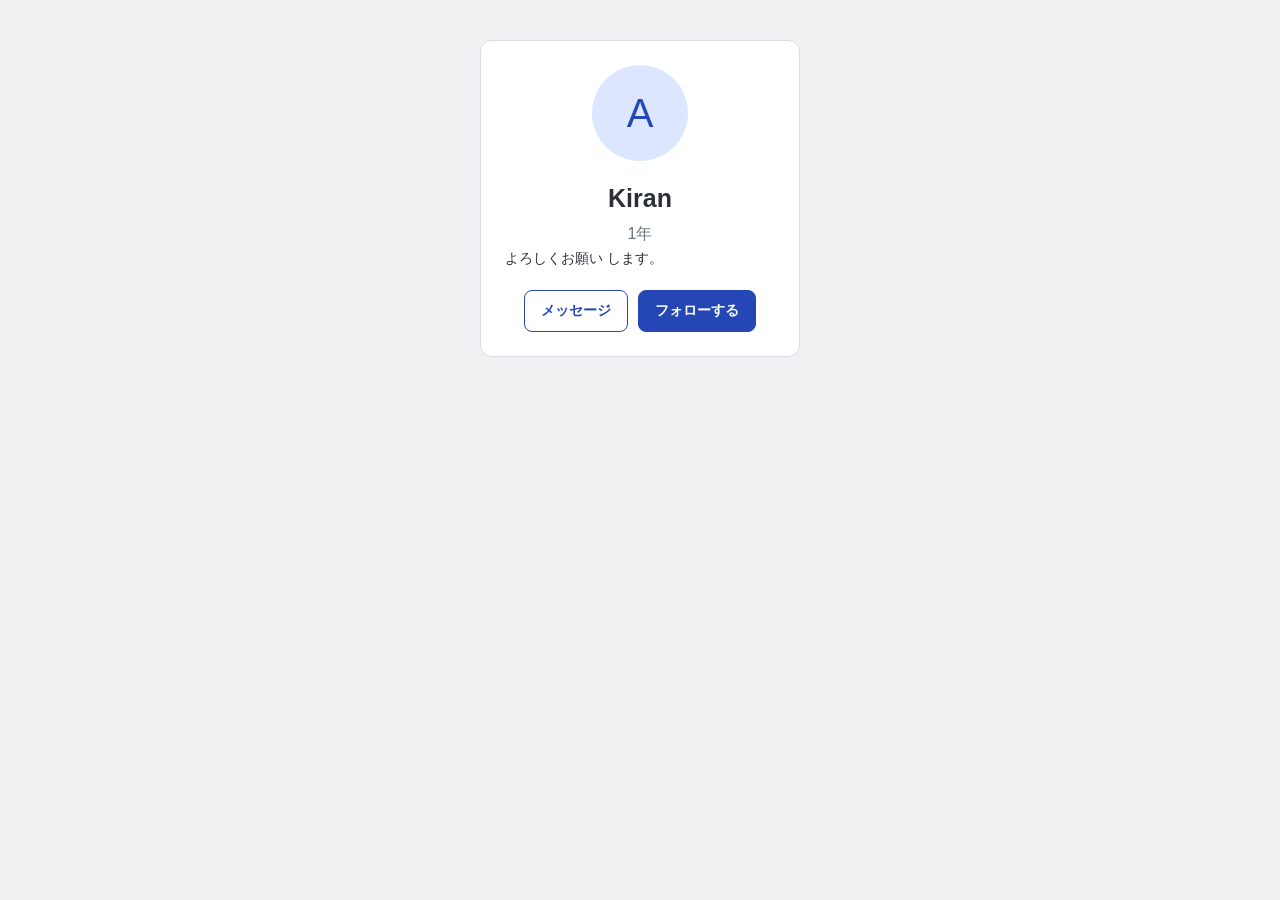
<file: 20261002/index.html>
<!DOCTYPE html>
<html lang="en">

<head>
    <meta charset="UTF-8">
    <meta name="viewport" content="width=device-width, initial-scale=1.0">
    <title>profile</title>
    <link rel="stylesheet" href="style.css">
</head>

<body>
    <article class="profile">
        <p class="profile__icon">A</p>
        <h1 class="profile__name">Kiran</h1>
        <p class="profile__year">1年</p>
        <p class="profile__introduction">よろしくお願い します。</p>
    <div class="profile__footer">
        <a class="button" href="#">メッセージ</a>
        <a class="button button--primary" href="#">フォローする</a>

    </div>
        
    </article>
</body>

</html
</file>
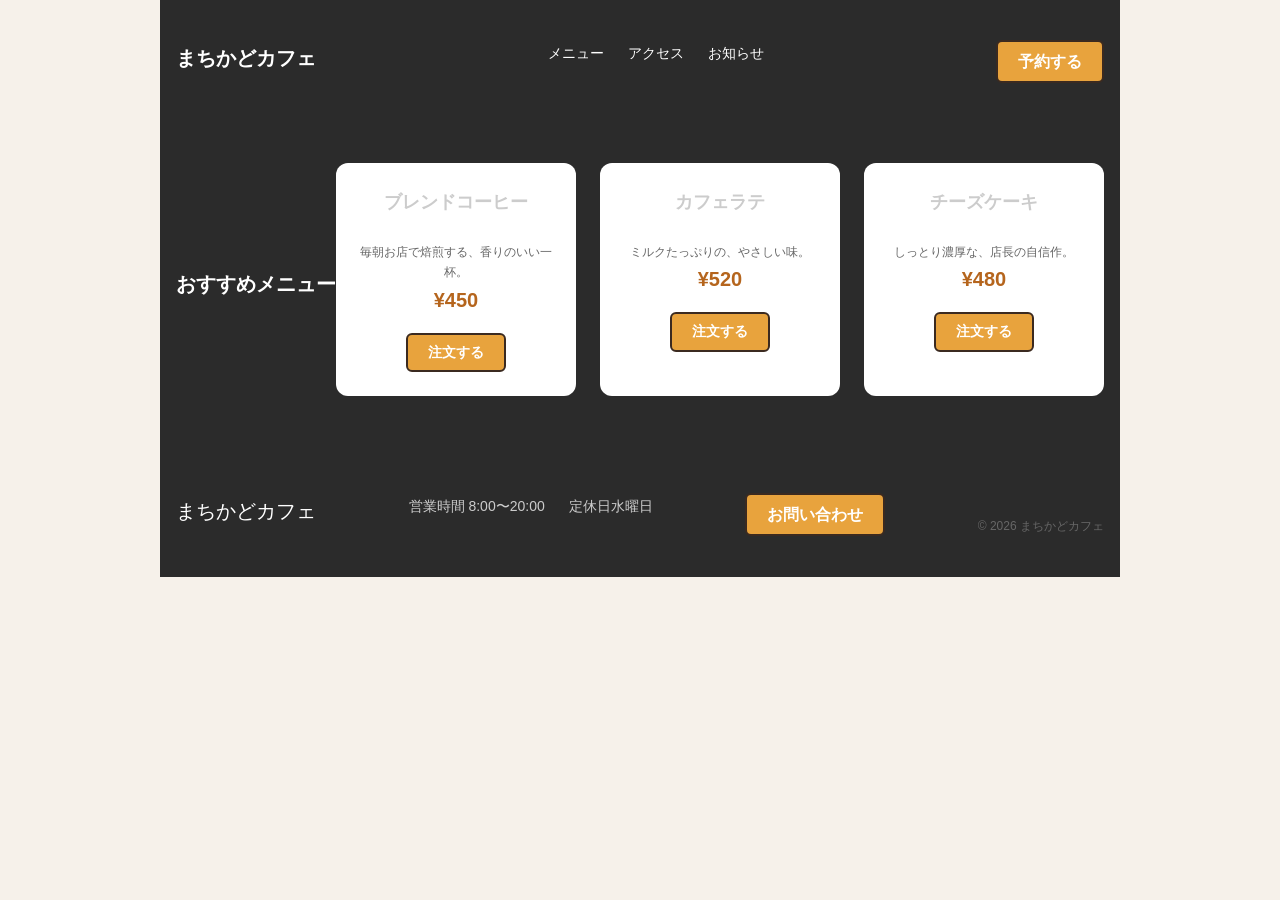
<file: 20261009/index.html>
<!DOCTYPE html>
<html lang="ja">
<head>
  <meta charset="UTF-8">
  <meta name="viewport" content="width=device-width, initial-scale=1.0">
  <title>まちかどカフェ</title>
  <link rel="stylesheet" href="css/base.css">
  <link rel="stylesheet" href="css/header.css">
  <link rel="stylesheet" href="css/main.css">
  <link rel="stylesheet" href="css/footer.css">
</head>
<body>
  <!-- ===== A ヘッダー ここから ===== -->
  <header class="box">
    <h1 class="title">まちかどカフェ</h1>
    <ul class="list">
      <li><a class="link" href="#">メニュー</a></li>
      <li><a class="link" href="#">アクセス</a></li>
      <li><a class="link" href="#">お知らせ</a></li>
    </ul>
    <a class="btn" href="#">予約する</a>
  </header>

  <!-- ===== A ヘッダー ここまで ===== -->

  <!-- ===== B メイン ここから ===== -->
<main class="box">
    <h2 class="title">おすすめメニュー</h2>
    <ul class="list">
      <li class="item">
        <h3 class="name">ブレンドコーヒー</h3>
        <p class="text">毎朝お店で焙煎する、香りのいい一杯。</p>
        <p class="price">¥450</p>
        <a class="btn" href="#">注文する</a>
      </li>
      <li class="item">
        <h3 class="name">カフェラテ</h3>
        <p class="text">ミルクたっぷりの、やさしい味。</p>
        <p class="price">¥520</p>
        <a class="btn" href="#">注文する</a>
      </li>
      <li class="item">
        <h3 class="name">チーズケーキ</h3>
        <p class="text">しっとり濃厚な、店長の自信作。</p>
        <p class="price">¥480</p>
        <a class="btn" href="#">注文する</a>
      </li>
    </ul>
  </main>
  <!-- ===== B メイン ここまで ===== -->

  <!-- ===== C フッター ここから ===== -->
<footer class="box">
    <p class="title">まちかどカフェ</p>
    <ul class="list">
      <li>営業時間 8:00〜20:00</li>
      <li>定休日水曜日</li>
    </ul>
    <a class="btn" href="#">お問い合わせ</a>
    <p class="text">© 2026 まちかどカフェ</p>
  </footer>
  <!-- ===== C フッター ここまで ===== -->
</body>
</html>
</file>
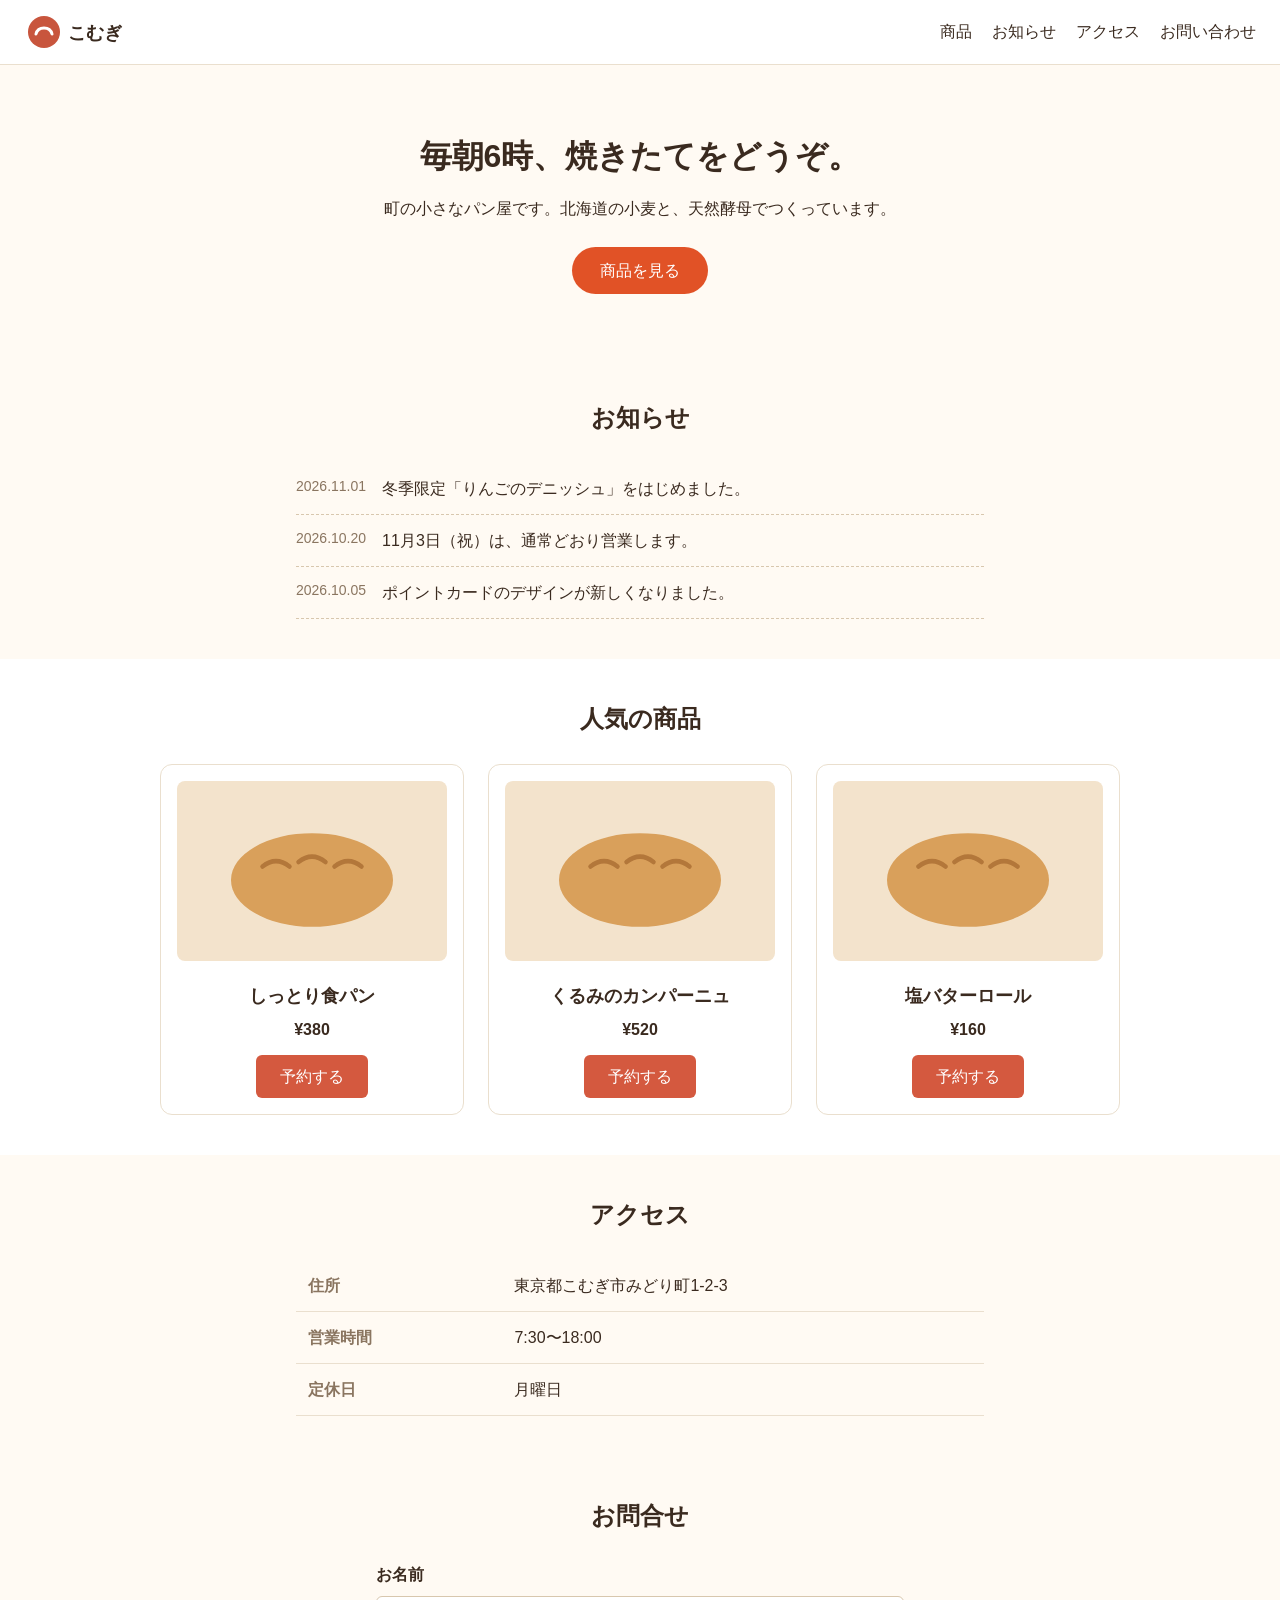
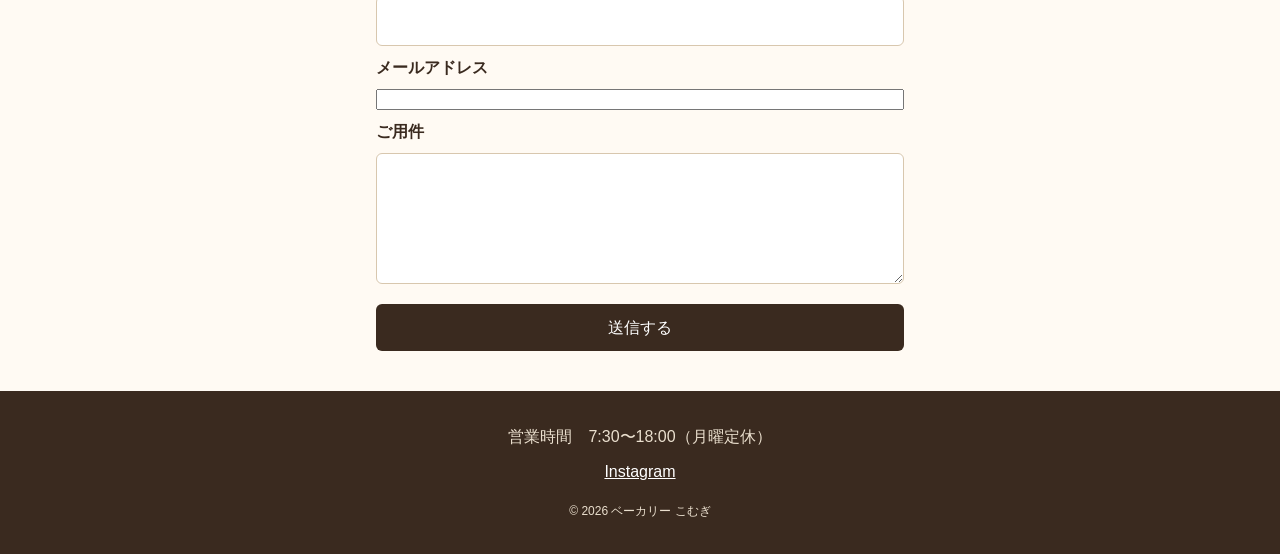
<file: 261106/index.html>
<!DOCTYPE html>
<html lang="ja">
<head>
  <meta charset="UTF-8">
  <meta name="viewport" content="width=device-width, initial-scale=1.0">
  <title>Document</title>
  <link rel="stylesheet" href="css/style.css">
</head>
<body>
  <header class="site-header">
    <img class="site-header__logo" src="img/logo.svg" alt="ベーカリー こむぎ">
    <nav>
      <ul class="site-header__nav">
        <li><a class="site-header__link" href="#products">商品</a></li>
        <li><a class="site-header__link" href="#news">お知らせ</a></li>
        <li><a class="site-header__link" href="#access">アクセス</a></li>
        <li><a class="site-header__link" href="#contact">お問い合わせ</a></li>
      </ul>
    </nav>
  </header>

  <div class="hero">
    <h1 class="hero__title">毎朝6時、焼きたてをどうぞ。</h1>
    <p class="hero__text">町の小さなパン屋です。北海道の小麦と、天然酵母でつくっています。</p>
    <a class="hero__button" href="#products">商品を見る</a>
  </div>

  <section class="news" id="news">
  <h2 class="section-title">お知らせ</h2>
  <ul class="news__list">
    <li class="news__item"><span class="news__date">2026.11.01</span><span class="news__text">冬季限定「りんごのデニッシュ」をはじめました。</span></li>
    <li class="news__item"><span class="news__date">2026.10.20</span><span class="news__text">11月3日（祝）は、通常どおり営業します。</span></li>
    <li class="news__item"><span class="news__date">2026.10.05</span><span class="news__text">ポイントカードのデザインが新しくなりました。</span></li>
  </ul>
</section>

  <section class="products" id="products">
    <h2 class="section-title">人気の商品</h2>
    <div class="products__list">
      <div class="product-card">
        <img class="product-card__image" src="img/bread.svg">
        <h3 class="product-card__name">しっとり食パン</h3>
        <p class="product-card__price">¥380</p>
        <a class="product-card__button" href="#contact">予約する</a>
      </div>
      <div class="product-card">
        <img class="product-card__image" src="img/bread.svg">
        <h3 class="product-card__name">くるみのカンパーニュ</h3>
        <p class="product-card__price">¥520</p>
        <a class="product-card__button" href="#contact">予約する</a>
      </div>
      <div class="product-card">
        <img class="product-card__image" src="img/bread.svg">
        <h3 class="product-card__name">塩バターロール</h3>
        <p class="product-card__price">¥160</p>
        <a class="product-card__button" href="#contact">予約する</a>
      </div>
    </div>
    </div>
  </section>

  <section class="access" id="access">
    <h2 class="section-title">アクセス</h2>
    <table class="access__table">
      <tr><th>住所</th><td>東京都こむぎ市みどり町1-2-3</td></tr>
      <tr><th>営業時間</th><td>7:30〜18:00</td></tr>
      <tr><th>定休日</th><td>月曜日</td></tr>
    </table>
  </section>

  <section class="contact" id="contact">
    <h2 class="section-title">お問合せ</h2>
    <form class="contact__form">
      <label class="contact__label" for="name">お名前</label>
      <input class="contact__input" type="text" id="username" name="name">
      <label class="contact__label" for="email">メールアドレス</label>
      <input type="email" id="email" name="email">
      <label class="contact__label" for="message">ご用件</label>
      <textarea class="contact__input" id="message" name="message" rows="4"></textarea>
      <button class="contact__button" type="submit">送信する</button>
    </form>
  </section>

  <footer class="site-footer">
    <p class="site-footer__hours">営業時間　7:30〜18:00（月曜定休）</p>
    <a class="site-footer__link" href="">Instagram</a>
    <p class="site-footer__copy">© 2026 ベーカリー こむぎ</p>
  </footer>
</body>
</html>
</file>
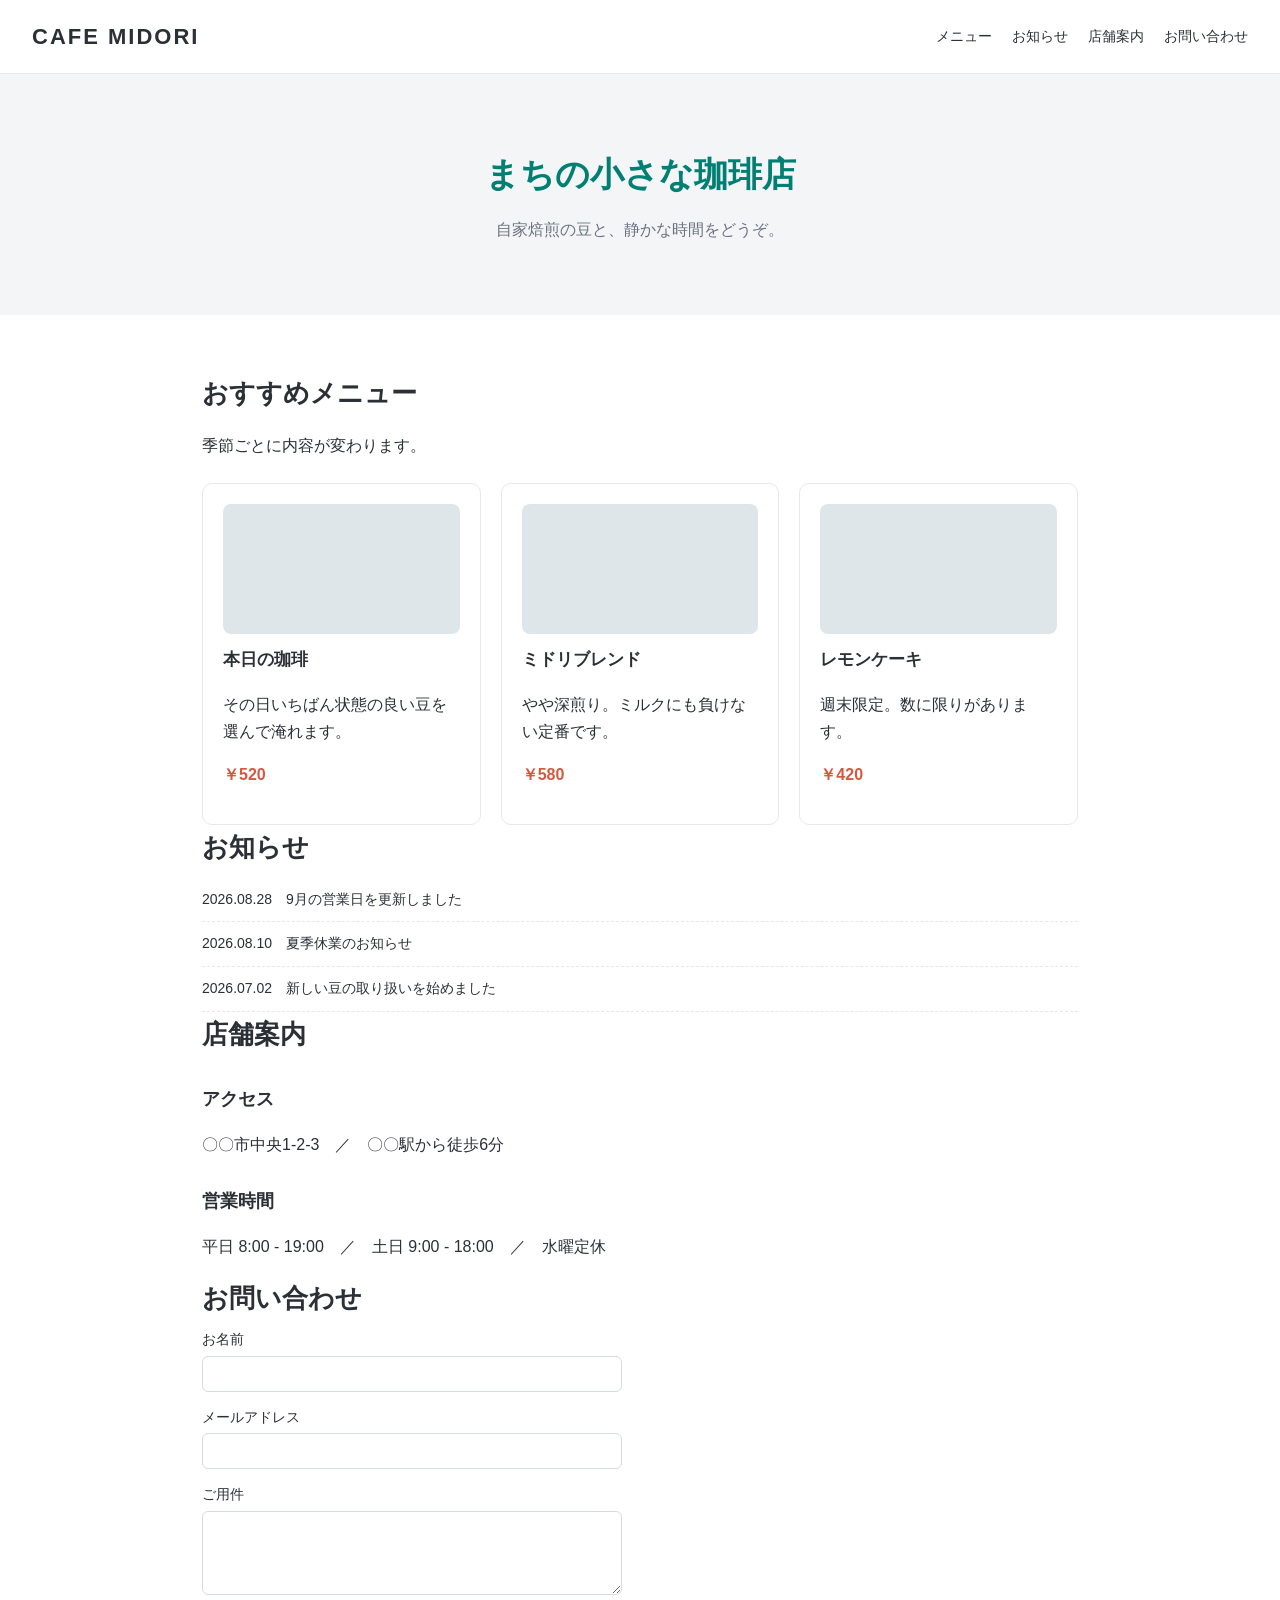
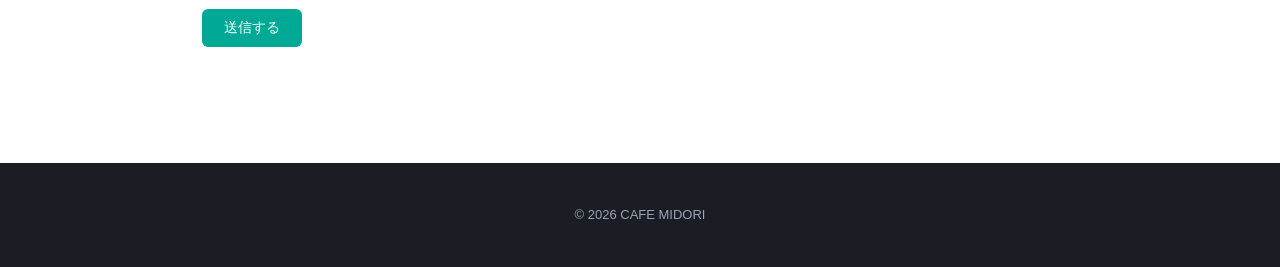
<file: 20260918/sample-site.html>
<!DOCTYPE html>
<html lang="ja">
<head>
<meta charset="UTF-8">
<meta name="viewport" content="width=device-width, initial-scale=1.0">
<title>CAFE MIDORI｜まちの小さな珈琲店</title>
<style>
  /* ===== ベース ===== */
  * { box-sizing: border-box; }
  body { margin: 0; font-family: "Helvetica Neue", Arial, "Hiragino Kaku Gothic ProN", "Meiryo", sans-serif; color: #2b2f36; line-height: 1.7; }
  img { max-width: 100%; border-radius: 8px; display: block; }

  /* ===== ヘッダー ===== */
  header { display: flex; justify-content: space-between; align-items: center; padding: 18px 32px; border-bottom: 1px solid #e5e8ec; }
  header h1 { font-size: 22px; letter-spacing: 2px; margin: 0; }
  nav ul { display: flex; gap: 20px; list-style: none; margin: 0; padding: 0; font-size: 14px; }

  /* ===== ヒーロー ===== */
  .hero { padding: 72px 32px; background: #f3f5f7; text-align: center; }
  .hero-title { font-size: 34px; font-weight: bold; margin: 0 0 12px; }
  .hero-text { color: #6b7280; margin: 0; }

  /* ===== 本文 ===== */
  main { max-width: 940px; margin: 0 auto; padding: 56px 32px; }
  h2 { font-size: 26px; margin: 0 0 8px; }
  h3 { font-size: 18px; margin: 28px 0 8px; }

  /* ===== 商品カード ===== */
  .cards { display: flex; gap: 20px; margin-top: 24px; flex-wrap: wrap; }
  .card { flex: 1 1 260px; border: 1px solid #e5e8ec; border-radius: 10px; padding: 20px; }
  .card-title { font-size: 17px; font-weight: bold; margin: 12px 0 6px; }
  .card .price { color: #d4593f; font-weight: bold; }
  /* ===== お知らせ ===== */
  .news li { padding: 10px 0; border-bottom: 1px dashed #e5e8ec; font-size: 14px; list-style: none; }
  .news { padding: 0; margin: 0; }

  /* ===== フォーム ===== */
  form label { display: block; font-size: 14px; margin-bottom: 4px; }
  form input, form textarea { display: block; width: 100%; max-width: 420px; padding: 9px; margin-bottom: 14px; border: 1px solid #d6dbe2; border-radius: 6px; font-size: 14px; }
  .btn { background: #00a896; color: #fff; border: none; padding: 10px 22px; border-radius: 6px; font-size: 14px; cursor: pointer; }

  /* ===== フッター ===== */
  footer { background: #1a1d23; color: #9aa4b2; padding: 28px 32px; font-size: 13px; text-align: center; margin-top: 60px; }

  /* ============================================================
     ここから下が「あとから追加した」CSS。
     4つとも、書いたはずなのに画面に反映されない。
     ============================================================ */
  
  .hero-title { color: #017f72; }          /* 課題4：ヒーローの見出しを緑にしたい */
</style>
</head>
<body>

  <header>
    <h1>CAFE MIDORI</h1>
    <nav>
      <ul>
        <li>メニュー</li>
        <li>お知らせ</li>
        <li>店舗案内</li>
        <li>お問い合わせ</li>
      </ul>
    </nav>
  </header>

  <section class="hero">
    <p class="hero-title">まちの小さな珈琲店</p>
    <p class="hero-text">自家焙煎の豆と、静かな時間をどうぞ。</p>
  </section>

  <main>

    <section id="shop">
      <h2>おすすめメニュー</h2>
      <p>季節ごとに内容が変わります。</p>

      <div class="cards">
        <article class="card">
          <img src="data:image/svg+xml;utf8,<svg xmlns='http://www.w3.org/2000/svg' width='400' height='220'><rect width='400' height='220' fill='%23dfe6ea'/></svg>" alt="本日の珈琲">
          <p class="card-title">本日の珈琲</p>
          <p>その日いちばん状態の良い豆を選んで淹れます。</p>
          <p class="price">￥520</p>
        </article>
        <article class="card">
          <img src="data:image/svg+xml;utf8,<svg xmlns='http://www.w3.org/2000/svg' width='400' height='220'><rect width='400' height='220' fill='%23dfe6ea'/></svg>" alt="ミドリブレンド">
          <p class="card-title">ミドリブレンド</p>
          <p>やや深煎り。ミルクにも負けない定番です。</p>
          <p class="price">￥580</p>
        </article>
        <article class="card">
          <img src="data:image/svg+xml;utf8,<svg xmlns='http://www.w3.org/2000/svg' width='400' height='220'><rect width='400' height='220' fill='%23dfe6ea'/></svg>" alt="レモンケーキ">
          <p class="card-title">レモンケーキ</p>
          <p>週末限定。数に限りがあります。</p>
          <p class="price">￥420</p>
        </article>
      </div>
    </section>

    <section>
      <h2>お知らせ</h2>
      <ul class="news">
        <li>2026.08.28　9月の営業日を更新しました</li>
        <li>2026.08.10　夏季休業のお知らせ</li>
        <li>2026.07.02　新しい豆の取り扱いを始めました</li>
      </ul>
    </section>

    <section>
      <h2>店舗案内</h2>
      <h3>アクセス</h3>
      <p>〇〇市中央1-2-3　／　〇〇駅から徒歩6分</p>
      <h3>営業時間</h3>
      <p>平日 8:00 - 19:00　／　土日 9:00 - 18:00　／　水曜定休</p>
    </section>

    <section>
      <h2>お問い合わせ</h2>
      <form>
        <label for="name">お名前</label>
        <input type="text" id="name">
        <label for="mail">メールアドレス</label>
        <input type="email" id="mail">
        <label for="body">ご用件</label>
        <textarea id="body" rows="4"></textarea>
        <button type="button" class="btn">送信する</button>
      </form>
    </section>

  </main>

  <footer>
    <p>&copy; 2026 CAFE MIDORI</p>
  </footer>

</body>
</html>
</file>
<file: 20261002/style.css>
/*common*/
* {
    box-sizing: border-box;
}

body {
    margin: 0;
    padding: 40px 20px;
    background: #eff1f3;
    color: #2b2f36;
    font-family: sans-serif;
    line-height: 1.7;
}

.button {

    display: inline-block;
    padding: 8px 16px;
    border: 1px solid #2447b5;
    border-radius: 8px;
    color: #2447b5;
    font-size: 14px;
    font-weight: bold;
    text-decoration: none;
}
.button--primary {
background: #2447b5;
color: #ffffff;
}

/*common*/

/*profile*/
.profile {
    max-width: 320px;
    margin: 0 auto;
    padding: 24px;
    background: #ffffff;
    border: 1px solid #d8dee6;
    border-radius: 12px;
}

.profile__icon {
    width: 96px;
    height: 96px;
    margin: 0 auto 16px;
    border-radius: 50%;
    background: #dce7ff;
    color: #2447b5;
    font-size: 40px;
    line-height: 96px;
    text-align: center;
}

.profile__name {
    margin: 0;
    font-size: 25px;
    text-align: center;
}

.profile__year {
    margin: 0;
    font-size: 16px;
    text-align: center;
    color: #6c757d;
}

.profile__introduction {
    margin: 0;
    font-size: 14px;
}
.profile__footer {
display: flex;
justify-content: center;
gap: 10px;
margin-top: 20px;
}
/*profile*/
</file>
<file: 20261009/css/base.css>
/* base.css … 先生が用意したファイル。だれも書きかえない */

* {
    box-sizing: border-box;
}

body {
    margin: 0;
    font-family: sans-serif;
    color: #333;
    background: #f6f1ea;
    line-height: 1.7;
}
</file>
<file: 20261009/css/header.css>
/* header.css 26512さんの担当 */
.box {
  display: flex;
  justify-content: space-between;
  align-items: center;
  padding: 16px 32px;
  background: #3b2a20;
}

.title {
  margin: 0;
  font-size: 22px;
  color: #fff;
}

.list {
  display: flex;
  gap: 24px;
  margin: 0;
  padding: 0;
  list-style: none;
}

.link {
  color: #fff;
  text-decoration: none;
}

.btn {
  padding: 8px 20px;
  border-radius: 999px;
  background: #e8a33d;
  color: #3b2a20;
  font-weight: bold;
  text-decoration: none;
}
</file>
<file: 20261009/css/main.css>
/* main.css 26543 さんの担当 */
.box {
  max-width: 960px;
  margin: 0 auto;
  padding: 48px 16px;
}

.title {
  margin: 0 0 24px;
  font-size: 28px;
  text-align: center;
  color: #3b2a20;
}

.list {
  display: flex;
  gap: 24px;
  margin: 0;
  padding: 0;
  list-style: none;
}

.item {
  flex: 1;
  padding: 24px;
  border-radius: 12px;
  background: #fff;
  text-align: center;
}

.name {
  margin: 0;
  font-size: 18px;
}

.text {
  margin: 8px 0;
  font-size: 14px;
  color: #666;
}

.price {
  margin: 0 0 16px;
  font-size: 20px;
  font-weight: bold;
  color: #b5651d;
}

.btn {
  display: inline-block;
  padding: 6px 20px;
  border: 2px solid #3b2a20;
  border-radius: 6px;
  color: #3b2a20;
  text-decoration: none;
}
</file>
<file: 20261009/css/footer.css>
/* footer.css 26514 さんの担当 */
.box {
    padding: 40px 16px;
    background: #2b2b2b;
    color: #ccc;
    text-align: center;
}

.title {
    margin: 0 0 8px;
    font-size: 20px;
    color: #fff;
}

.list {
    margin: 0 0 16px;
    padding: 0;
    list-style: none;
    font-size: 14px;
}

.btn {
    color: #fff;
}

.text {
    margin: 24px 0 0;
    font-size: 12px;
}
</file>
<file: 261106/css/style.css>
/* ベーカリー こむぎ */
* {
  box-sizing: border-box;
}

body {
  margin: 0;
  font-family: sans-serif;
  color: #3a2a1f;
  background: #fffaf3;
  line-height: 1.7;
}

/* ===== ヘッダー ===== */
.site-header {
  display: flex;
  justify-content: space-between;
  align-items: center;
  padding: 12px 24px;
  background: #fff;
  border-bottom: 1px solid #eadfce;
}

.site-header__logo {
  height: 40px;
}

.site-header__nav {
  display: flex;
  gap: 20px;
  margin: 0;
  padding: 0;
  list-style: none;
}

.site-header__link {
  color: #3a2a1f;
  text-decoration: none;
}

/* ===== メインビジュアル ===== */
.hero {
  width: 100%;
  max-width: 1100px;
  margin: 0 auto;
  padding: 64px 24px;
  text-align: center;
}

.hero__title {
  margin: 0 0 12px;
  font-size: 32px;
}

.hero__text {
  margin: 0 0 24px;
}

.hero__button {
  display: inline-block;
  padding: 10px 28px;
  border-radius: 999px;
  background: #e15226;
  color: #fff;
  text-decoration: none;
}

/* ===== 見出し ===== */
.section-title {
  margin: 0 0 24px;
  font-size: 24px;
  text-align: center;
}

/* ===== お知らせ ===== */
.news {
  max-width: 720px;
  margin: 0 auto;
  padding: 40px 16px;
}

.news__list {
  margin: 0;
  padding: 0;
  list-style: none;
}

.news__item {
  display: flex;
  gap: 16px;
  padding: 12px 0;
  border-bottom: 1px dashed #d8c7ae;
}

.news__date {
  color: #8a7560;
  font-size: 14px;
}

/* ===== 商品 ===== */
.products {
  padding: 40px 16px;
  background: #fff;
}

.products__list {
  display: flex;
  gap: 24px;
  max-width: 960px;
  margin: 0 auto;
}

.product-card {
  flex: 1;
  padding: 16px;
  border: 1px solid #eadfce;
  border-radius: 12px;
  text-align: center;
}

.product-card__image {
  width: 100%;
  border-radius: 8px;
}

.product-card__name {
  margin: 12px 0 4px;
  font-size: 18px;
}

.product-card__price {
  margin: 0 0 12px;
  font-weight: bold;
}

.products .product-card .product-card__button {
  display: inline-block;
  padding: 8px 24px;
  border-radius: 6px;
  background: #d4593f;
  color: #fff;
  text-decoration: none;
}

.products .product-card .product-card__button:hover {
    background: #7592e1;
}
/* ===== アクセス ===== */
.access {
  max-width: 720px;
  margin: 0 auto;
  padding: 40px 16px;
}

.access__table {
  width: 100%;
  border-collapse: collapse;
}

.access__table th,
.access__table td {
  padding: 12px;
  border-bottom: 1px solid #eadfce;
  text-align: left;
}

.access__table th {
  width: 30%;
  color: #8a7560;
}

/* ===== お問い合わせ ===== */
.contact {
  max-width: 560px;
  margin: 0 auto;
  padding: 40px 16px;
}

.contact__form {
  display: grid;
  gap: 8px;
}

.contact__label {
  font-weight: bold;
}

.contact__input {
  padding: 10px;
  border: 1px solid #d8c7ae;
  border-radius: 6px;
  font: inherit;
}

.contact__input:focus {
  outline: 3px solid #c8553d;
}

.contact__button {
  margin-top: 12px;
  padding: 10px;
  border: none;
  border-radius: 6px;
  background: #3a2a1f;
  color: #fff;
  font: inherit;
}

/* ===== フッター ===== */
.site-footer {
  padding: 32px 16px;
  background: #3a2a1f;
  color: #eadfce;
  text-align: center;
}

.site-footer__hours {
  margin: 0 0 8px;
}

.site-footer__link {
  color: #fff;
}

.site-footer__copy {
  margin: 16px 0 0;
  font-size: 12px;
}

@media (max-width: 600px) {
  .site-header {
    flex-direction: column;
    gap: 8px;
  }

  .products__list {
    flex-direction: column;
  }
}
</file>
